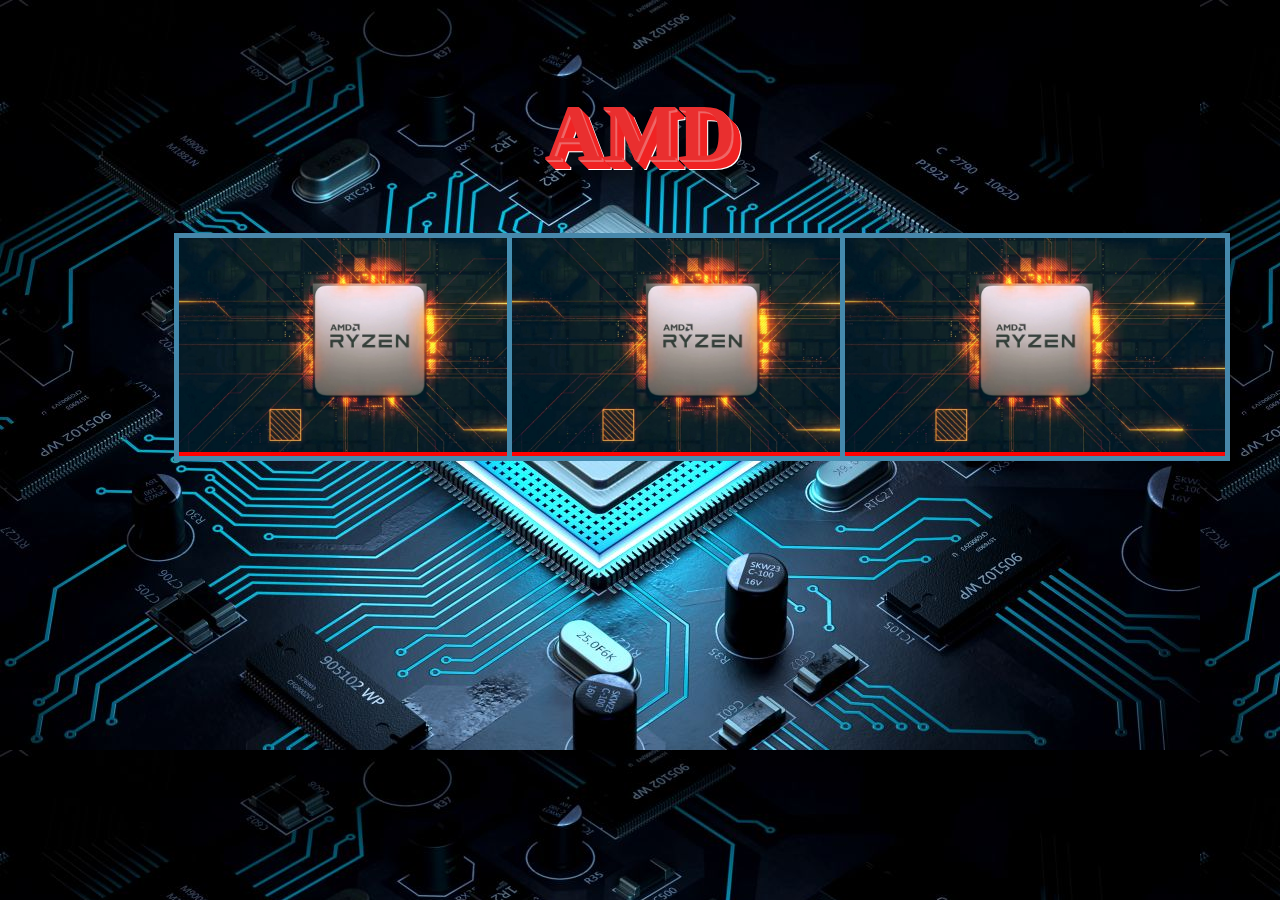
<file: IAA/wwwroot/info/amd/index.html>
<!DOCTYPE html>
<html lang="ru">
<head>
    <meta charset="UTF-8">
    <link rel="stylesheet" href="css/main.css">
    <link rel="stylesheet" href="css/animations.css">
    <link rel="stylesheet" href="css/r3.css">
    <link rel="stylesheet" href="css/r5.css">
    <link rel="stylesheet" href="css/r7.css">
    <title>IAA-PROJECT</title>
</head>
<body>
  <h1>AMD</h1>

      <div class="i3-wrapper"><a href="r3.html"><img src="img/r3.jpg" alt="Анимация при наведении">
        <div class="i3-text">
          <h3>AMD RYZEN 3</h3>
          <p>More Information</p>
        </div>
        </a></div>

        <div class="i5-wrapper"><a href="r5.html"><img src="img/r5.jpg" alt="Анимация при наведении">
        <div class="i5-text">
          <h3>AMD RYZEN 5</h3>
          <p>More Information</p>

        </div>
      </a></div>

      <div class="i7-wrapper"><a href="r7.html"><img src="img/r7.jpg" alt="Анимация при наведении">
        <div class="i7-text">
          <h3>AMD RYZEN 7</h3>
          <p>More Information</p>

        </div>
      </a></div>

</body>
</html>
</file>
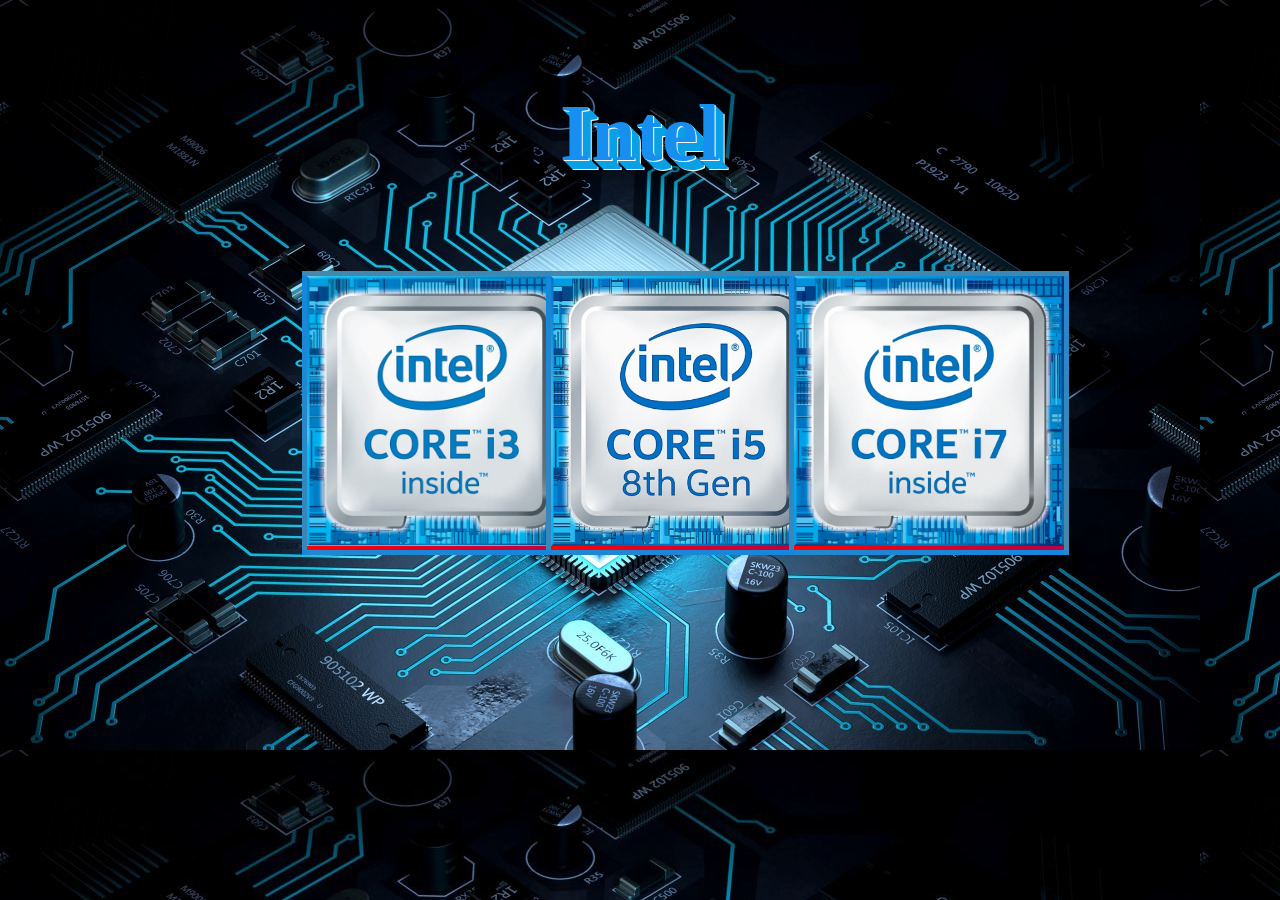
<file: IAA/wwwroot/info/intel/index.html>
<!DOCTYPE html>
<html lang="ru">
<head>
    <meta charset="UTF-8">
    <link rel="stylesheet" href="css/main.css">
    <link rel="stylesheet" href="css/animations.css">
    <link rel="stylesheet" href="css/i3.css">
    <link rel="stylesheet" href="css/i5.css">
    <link rel="stylesheet" href="css/i7.css">
    <title>IAA-PROJECT</title>
</head>
<body>
  <h1>Intel</h1>

      <div class="i3-wrapper"><a href="i3.html"><img src="img/i3.jpg" alt="Анимация при наведении">
        <div class="i3-text">
          <h3>Intel CORE-I3</h3>
          <p>More Information</p>
        </div>
        </a></div>

        <div class="i5-wrapper"><a href="i5.html"><img src="img/i5.jpg" alt="Анимация при наведении">
        <div class="i5-text">
          <h3>Intel CORE-I5</h3>
          <p>More Information</p>

        </div>
      </a></div>

      <div class="i7-wrapper"><a href="i7.html"><img src="img/i7.jpg" alt="Анимация при наведении">
        <div class="i7-text">
          <h3>Intel CORE-I7</h3>
          <p>More Information</p>

        </div>
      </a></div>

</body>
</html>
</file>
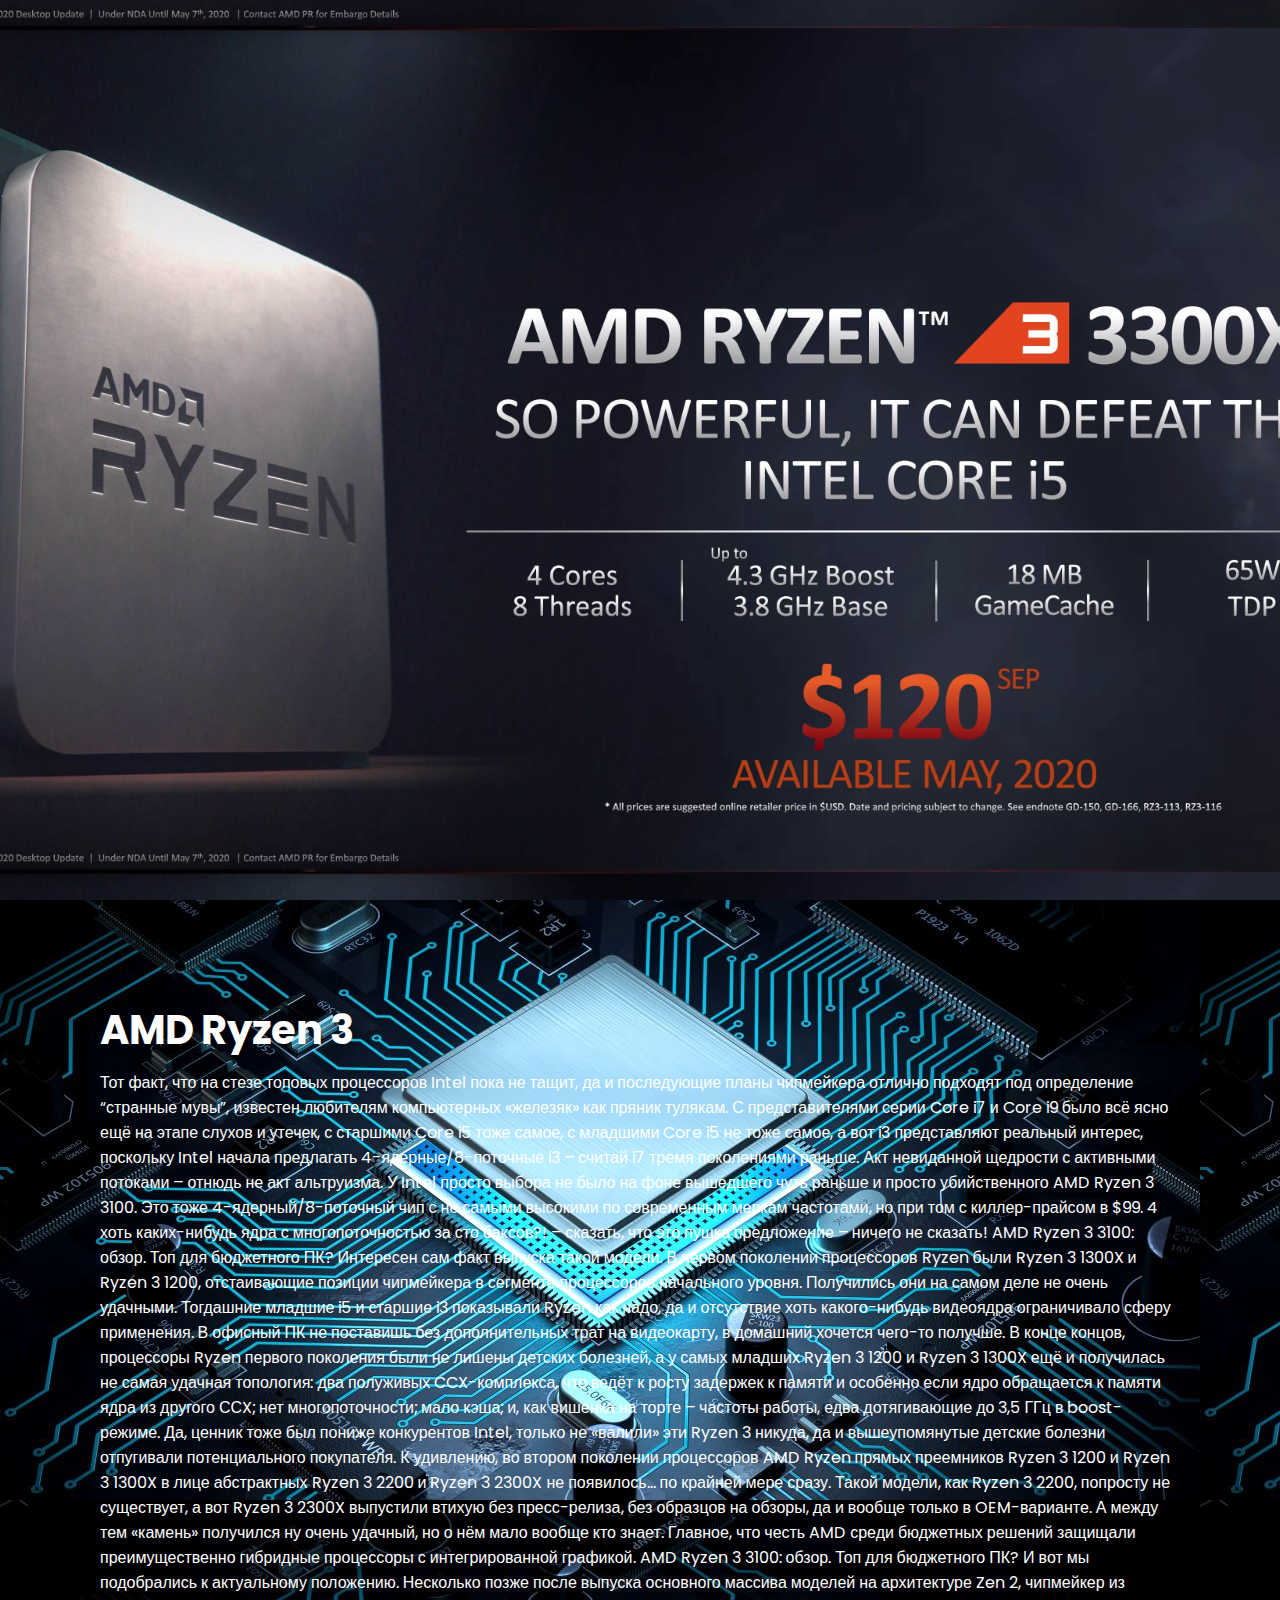
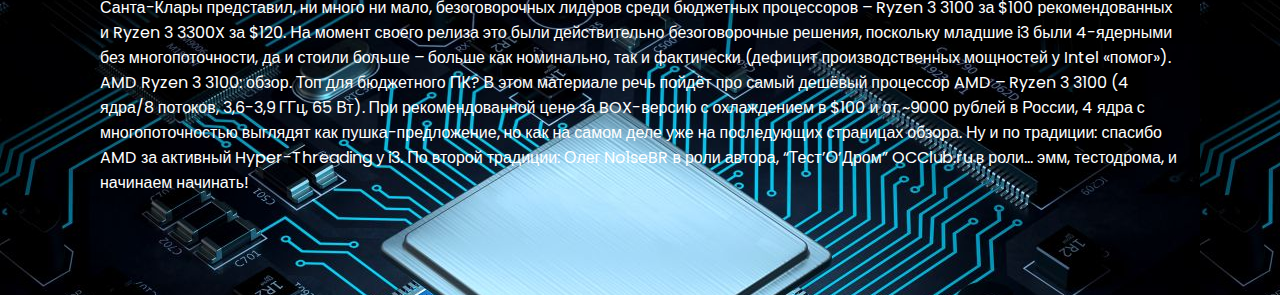
<file: IAA/wwwroot/info/amd/r3.html>
<!DOCTYPE html>
<html lang="ru">
<head>
    <meta charset="UTF-8">
    <link rel="stylesheet" href="css/infor3.css">
    <link rel="stylesheet" href="css/main.css">
    <title>IAA-PROJECT</title>
</head>
<body>
  <div id="header"></div>
  <section>
    <h2>AMD Ryzen 3</h2>
    <p>
      Тот факт, что на стезе топовых процессоров Intel пока не тащит, да и последующие планы чипмейкера отлично подходят под определение “странные мувы”, известен любителям компьютерных «железяк» как пряник тулякам. С представителями серии Core i7 и Core i9 было всё ясно ещё на этапе слухов и утечек, с старшими Core i5 тоже самое, с младшими Core i5 не тоже самое, а вот i3 представляют реальный интерес, поскольку Intel начала предлагать 4-ядерные/8-поточные i3 – считай i7 тремя поколениями раньше.

Акт невиданной щедрости с активными потоками – отнюдь не акт альтруизма. У Intel просто выбора не было на фоне вышедшего чуть раньше и просто убийственного AMD Ryzen 3 3100. Это тоже 4-ядерный/8-поточный чип с не самыми высокими по современным меркам частотами, но при том с киллер-прайсом в $99. 4 хоть каких-нибудь ядра с многопоточностью за сто баксов?! – сказать, что это пушка предложение – ничего не сказать!

AMD Ryzen 3 3100: обзор. Топ для бюджетного ПК?
Интересен сам факт выпуска такой модели. В первом поколении процессоров Ryzen были Ryzen 3 1300X и Ryzen 3 1200, отстаивающие позиции чипмейкера в сегменте процессоров начального уровня. Получились они на самом деле не очень удачными. Тогдашние младшие i5 и старшие i3 показывали Ryzen как надо, да и отсутствие хоть какого-нибудь видеоядра ограничивало сферу применения. В офисный ПК не поставишь без дополнительных трат на видеокарту, в домашний хочется чего-то получше. В конце концов, процессоры Ryzen первого поколения были не лишены детских болезней, а у самых младших Ryzen 3 1200 и Ryzen 3 1300X ещё и получилась не самая удачная топология: два полуживых CCX-комплекса, что ведёт к росту задержек к памяти и особенно если ядро обращается к памяти ядра из другого ССX; нет многопоточности; мало кэша; и, как вишенка на торте – частоты работы, едва дотягивающие до 3,5 ГГц в boost-режиме. Да, ценник тоже был пониже конкурентов Intel, только не «валили» эти Ryzen 3 никуда, да и вышеупомянутые детские болезни отпугивали потенциального покупателя.

К удивлению, во втором поколении процессоров AMD Ryzen прямых преемников Ryzen 3 1200 и Ryzen 3 1300X в лице абстрактных Ryzen 3 2200 и Ryzen 3 2300X не появилось… по крайней мере сразу. Такой модели, как Ryzen 3 2200, попросту не существует, а вот Ryzen 3 2300X выпустили втихую без пресс-релиза, без образцов на обзоры, да и вообще только в OEM-варианте. А между тем «камень» получился ну очень удачный, но о нём мало вообще кто знает. Главное, что честь AMD среди бюджетных решений защищали преимущественно гибридные процессоры с интегрированной графикой.

AMD Ryzen 3 3100: обзор. Топ для бюджетного ПК?
И вот мы подобрались к актуальному положению. Несколько позже после выпуска основного массива моделей на архитектуре Zen 2, чипмейкер из Санта-Клары представил, ни много ни мало, безоговорочных лидеров среди бюджетных процессоров – Ryzen 3 3100 за $100 рекомендованных и Ryzen 3 3300X за $120. На момент своего релиза это были действительно безоговорочные решения, поскольку младшие i3 были 4-ядерными без многопоточности, да и стоили больше – больше как номинально, так и фактически (дефицит производственных мощностей у Intel «помог»).

AMD Ryzen 3 3100: обзор. Топ для бюджетного ПК?
В этом материале речь пойдёт про самый дешёвый процессор AMD – Ryzen 3 3100 (4 ядра/8 потоков, 3,6-3,9 ГГц, 65 Вт). При рекомендованной цене за BOX-версию с охлаждением в $100 и от ~9000 рублей в России, 4 ядра с многопоточностью выглядят как пушка-предложение, но как на самом деле уже на последующих страницах обзора. Ну и по традиции: спасибо AMD за активный Hyper-Threading у i3. По второй традиции: Олег No1seBR в роли автора, “Тест’О’Дром” OCClub.ru в роли… эмм, тестодрома, и начинаем начинать!
    </p>
  </section>
  <script src="scroll.js">
  </script>



</body>
</html>
</file>
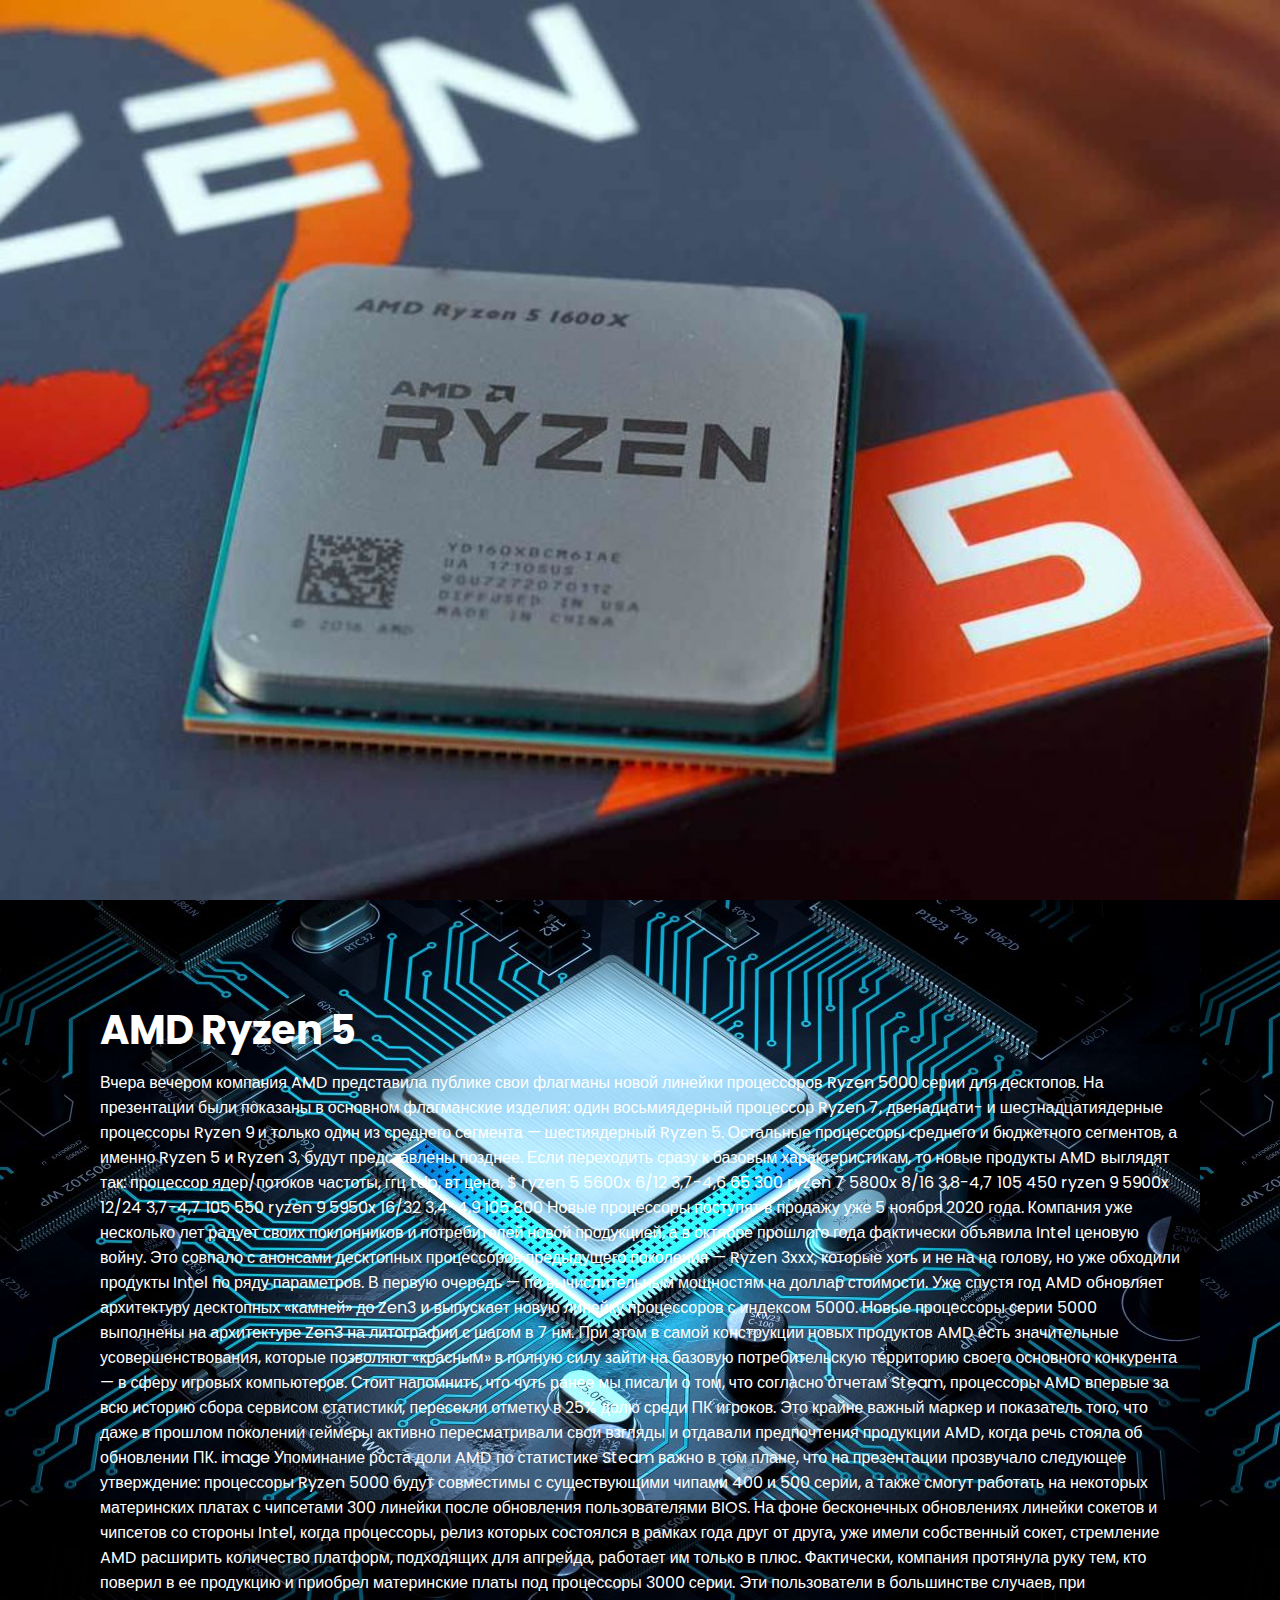
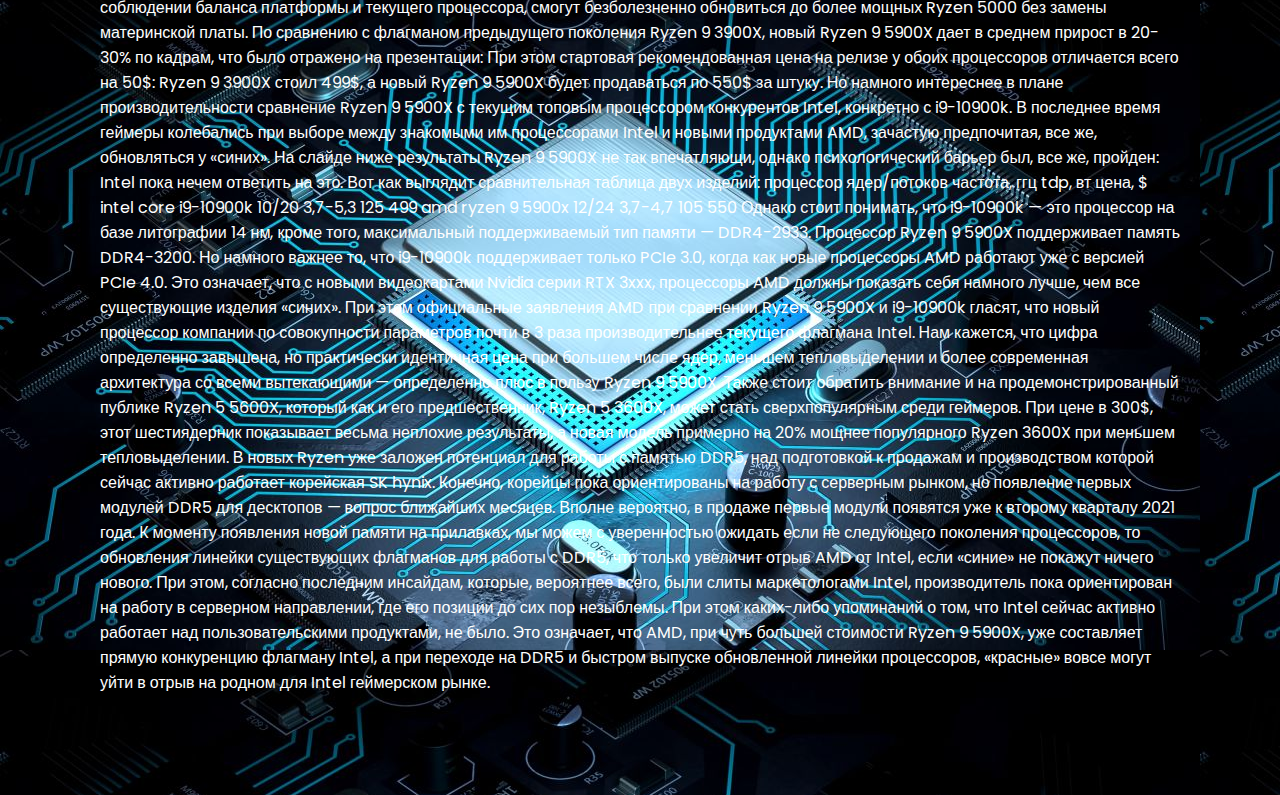
<file: IAA/wwwroot/info/amd/r5.html>
<!DOCTYPE html>
<html lang="ru">
<head>
    <meta charset="UTF-8">
    <link rel="stylesheet" href="css/infor5.css">
    <link rel="stylesheet" href="css/main.css">
    <title>IAA-PROJECT</title>
</head>
<body>
  <div id="header"></div>
  <section>
    <h2>AMD Ryzen 5</h2>
    <p>
      Вчера вечером компания AMD представила публике свои флагманы новой линейки процессоров Ryzen 5000 серии для десктопов. На презентации были показаны в основном флагманские изделия: один восьмиядерный процессор Ryzen 7, двенадцати- и шестнадцатиядерные процессоры Ryzen 9 и только один из среднего сегмента — шестиядерный Ryzen 5.



Остальные процессоры среднего и бюджетного сегментов, а именно Ryzen 5 и Ryzen 3, будут представлены позднее. Если переходить сразу к базовым характеристикам, то новые продукты AMD выглядят так:
процессор	ядер/потоков	частоты, ггц	tdp, вт	цена, $
ryzen 5 5600x	6/12	3,7-4,6	65	300
ryzen 7 5800x	8/16	3,8-4,7	105	450
ryzen 9 5900x	12/24	3,7-4,7	105	550
ryzen 9 5950x	16/32	3,4-4,9	105	800
Новые процессоры поступят в продажу уже 5 ноября 2020 года.

Компания уже несколько лет радует своих поклонников и потребителей новой продукцией, а в октябре прошлого года фактически объявила Intel ценовую войну. Это совпало с анонсами десктопных процессоров предыдущего поколения — Ryzen 3xxx, которые хоть и не на на голову, но уже обходили продукты Intel по ряду параметров. В первую очередь — по вычислительным мощностям на доллар стоимости. Уже спустя год AMD обновляет архитектуру десктопных «камней» до Zen3 и выпускает новую линейку процессоров с индексом 5000.

Новые процессоры серии 5000 выполнены на архитектуре Zen3 на литографии с шагом в 7 нм. При этом в самой конструкции новых продуктов AMD есть значительные усовершенствования, которые позволяют «красным» в полную силу зайти на базовую потребительскую территорию своего основного конкурента — в сферу игровых компьютеров.

Стоит напомнить, что чуть ранее мы писали о том, что согласно отчетам Steam, процессоры AMD впервые за всю историю сбора сервисом статистики, пересекли отметку в 25% долю среди ПК игроков. Это крайне важный маркер и показатель того, что даже в прошлом поколении геймеры активно пересматривали свои взгляды и отдавали предпочтения продукции AMD, когда речь стояла об обновлении ПК.

image

Упоминание роста доли AMD по статистике Steam важно в том плане, что на презентации прозвучало следующее утверждение: процессоры Ryzen 5000 будут совместимы с существующими чипами 400 и 500 серии, а также смогут работать на некоторых материнских платах с чипсетами 300 линейки после обновления пользователями BIOS.

На фоне бесконечных обновлениях линейки сокетов и чипсетов со стороны Intel, когда процессоры, релиз которых состоялся в рамках года друг от друга, уже имели собственный сокет, стремление AMD расширить количество платформ, подходящих для апгрейда, работает им только в плюс. Фактически, компания протянула руку тем, кто поверил в ее продукцию и приобрел материнские платы под процессоры 3000 серии. Эти пользователи в большинстве случаев, при соблюдении баланса платформы и текущего процессора, смогут безболезненно обновиться до более мощных Ryzen 5000 без замены материнской платы.

По сравнению с флагманом предыдущего поколения Ryzen 9 3900X, новый Ryzen 9 5900X дает в среднем прирост в 20-30% по кадрам, что было отражено на презентации:



При этом стартовая рекомендованная цена на релизе у обоих процессоров отличается всего на 50$: Ryzen 9 3900X стоил 499$, а новый Ryzen 9 5900X будет продаваться по 550$ за штуку.

Но намного интереснее в плане производительности сравнение Ryzen 9 5900X с текущим топовым процессором конкурентов Intel, конкретно с i9-10900k. В последнее время геймеры колебались при выборе между знакомыми им процессорами Intel и новыми продуктами AMD, зачастую предпочитая, все же, обновляться у «синих». На слайде ниже результаты Ryzen 9 5900X не так впечатляющи, однако психологический барьер был, все же, пройден: Intel пока нечем ответить на это.



Вот как выглядит сравнительная таблица двух изделий:
процессор	ядер/потоков	частота, ггц	tdp, вт	цена, $
intel core i9-10900k	10/20	3,7-5,3	125	499
amd ryzen 9 5900x	12/24	3,7-4,7	105	550
Однако стоит понимать, что i9-10900k — это процессор на базе литографии 14 нм, кроме того, максимальный поддерживаемый тип памяти — DDR4-2933. Процессор Ryzen 9 5900X поддерживает память DDR4-3200. Но намного важнее то, что i9-10900k поддерживает только PCIe 3.0, когда как новые процессоры AMD работают уже с версией PCIe 4.0. Это означает, что с новыми видеокартами Nvidia серии RTX 3xxx, процессоры AMD должны показать себя намного лучше, чем все существующие изделия «синих». При этом официальные заявления AMD при сравнении Ryzen 9 5900X и i9-10900k гласят, что новый процессор компании по совокупности параметров почти в 3 раза производительнее текущего флагмана Intel. Нам кажется, что цифра определенно завышена, но практически идентичная цена при большем числе ядер, меньшем тепловыделении и более современная архитектура со всеми вытекающими — определенно плюс в пользу Ryzen 9 5900X.

Также стоит обратить внимание и на продемонстрированный публике Ryzen 5 5600X, который как и его предшественник, Ryzen 5 3600X, может стать сверхпопулярным среди геймеров. При цене в 300$, этот шестиядерник показывает весьма неплохие результаты, а новая модель примерно на 20% мощнее популярного Ryzen 3600X при меньшем тепловыделении.

В новых Ryzen уже заложен потенциал для работы с памятью DDR5, над подготовкой к продажам и производством которой сейчас активно работает корейская SK hynix. Конечно, корейцы пока ориентированы на работу с серверным рынком, но появление первых модулей DDR5 для десктопов — вопрос ближайших месяцев. Вполне вероятно, в продаже первые модули появятся уже к второму кварталу 2021 года. К моменту появления новой памяти на прилавках, мы можем с уверенностью ожидать если не следующего поколения процессоров, то обновления линейки существующих флагманов для работы с DDR5, что только увеличит отрыв AMD от Intel, если «синие» не покажут ничего нового.

При этом, согласно последним инсайдам, которые, вероятнее всего, были слиты маркетологами Intel, производитель пока ориентирован на работу в серверном направлении, где его позиции до сих пор незыблемы. При этом каких-либо упоминаний о том, что Intel сейчас активно работает над пользовательскими продуктами, не было. Это означает, что AMD, при чуть большей стоимости Ryzen 9 5900X, уже составляет прямую конкуренцию флагману Intel, а при переходе на DDR5 и быстром выпуске обновленной линейки процессоров, «красные» вовсе могут уйти в отрыв на родном для Intel геймерском рынке.
    </p>
  </section>
  <script src="scroll.js">
  </script>



</body>
</html>
</file>
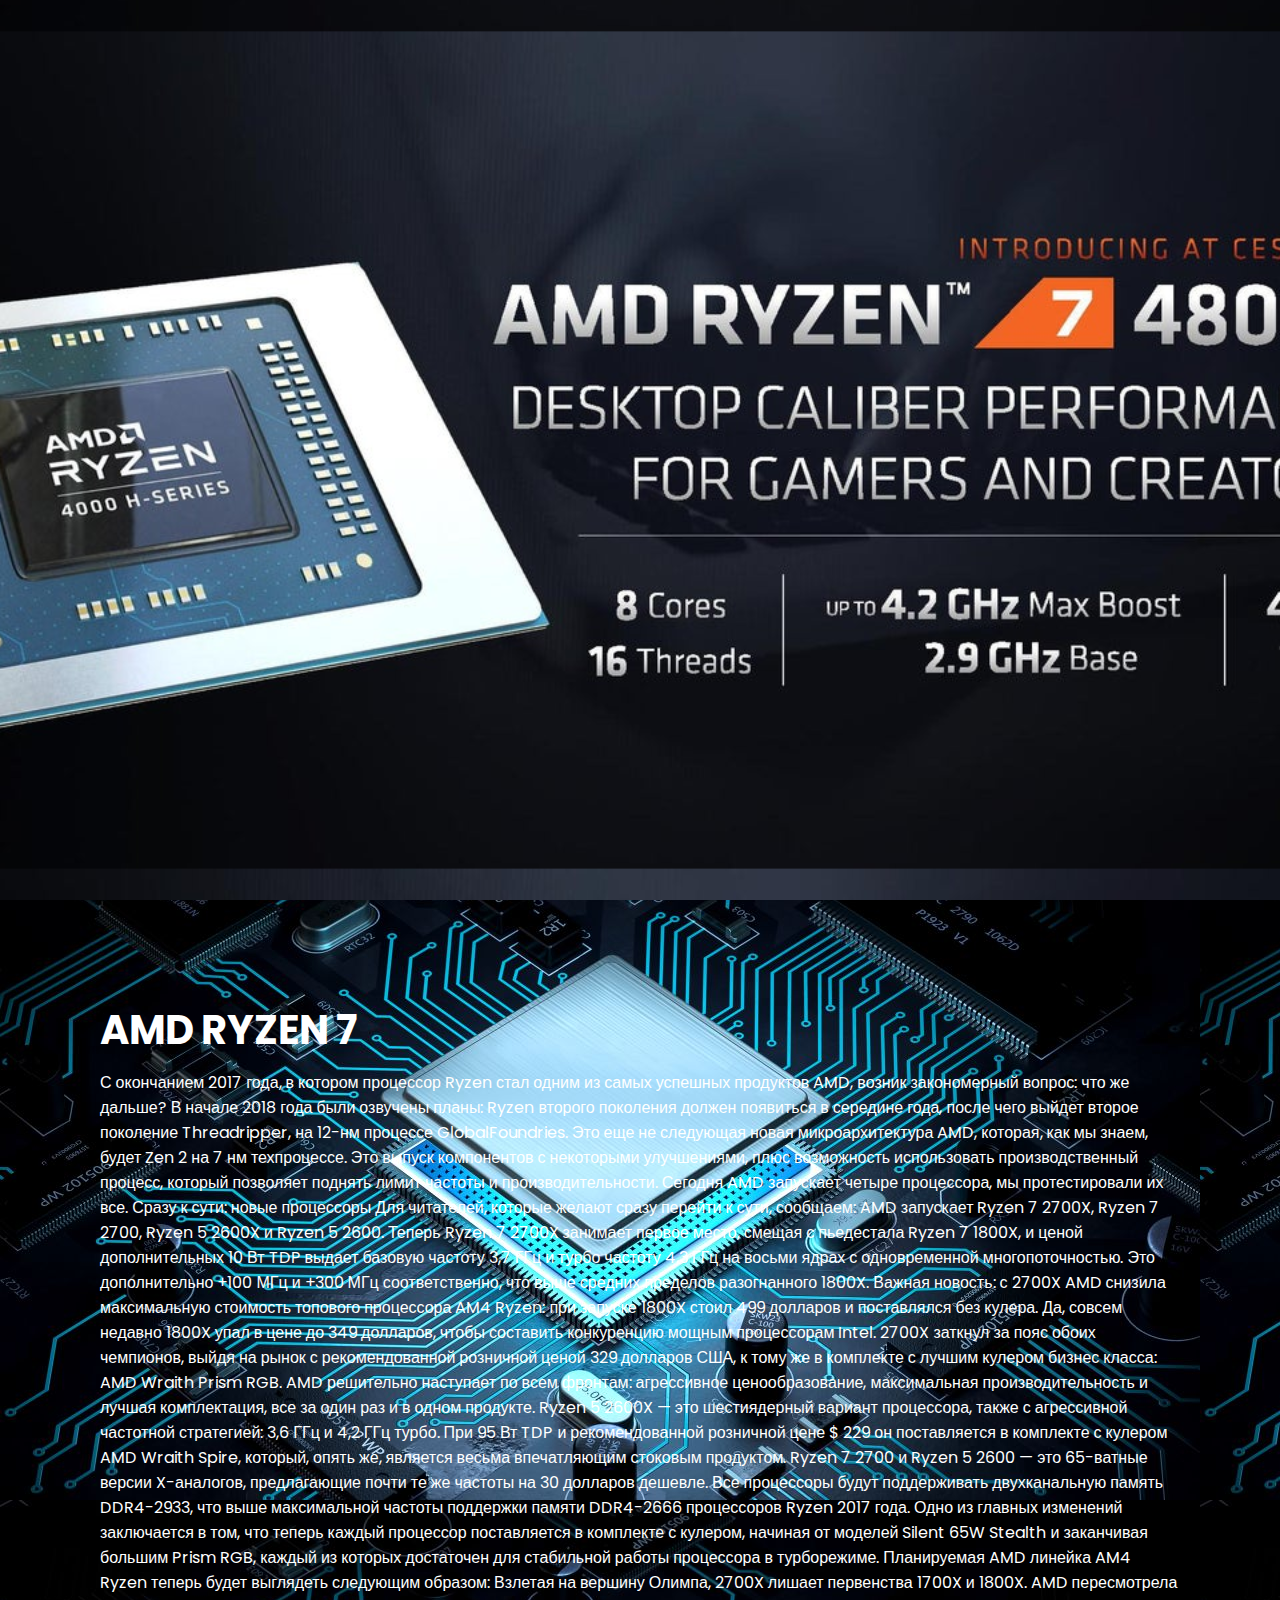
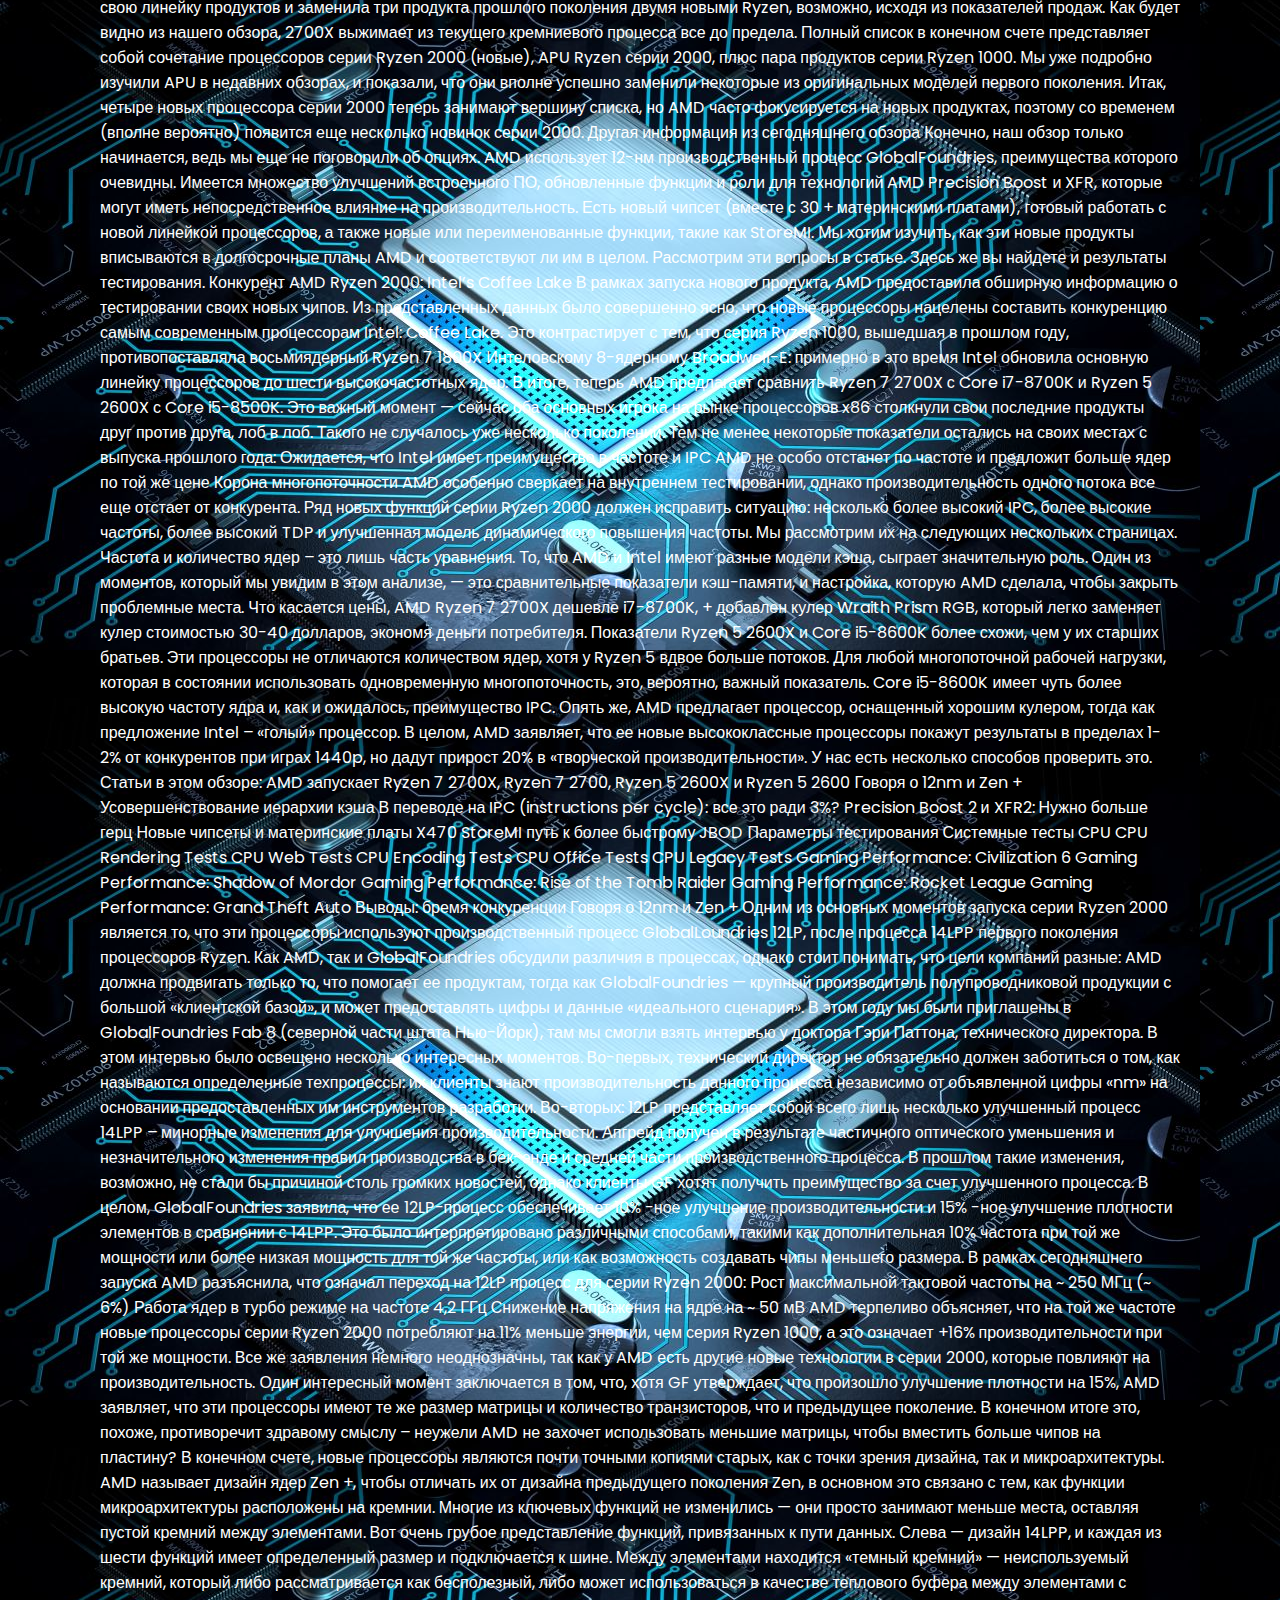
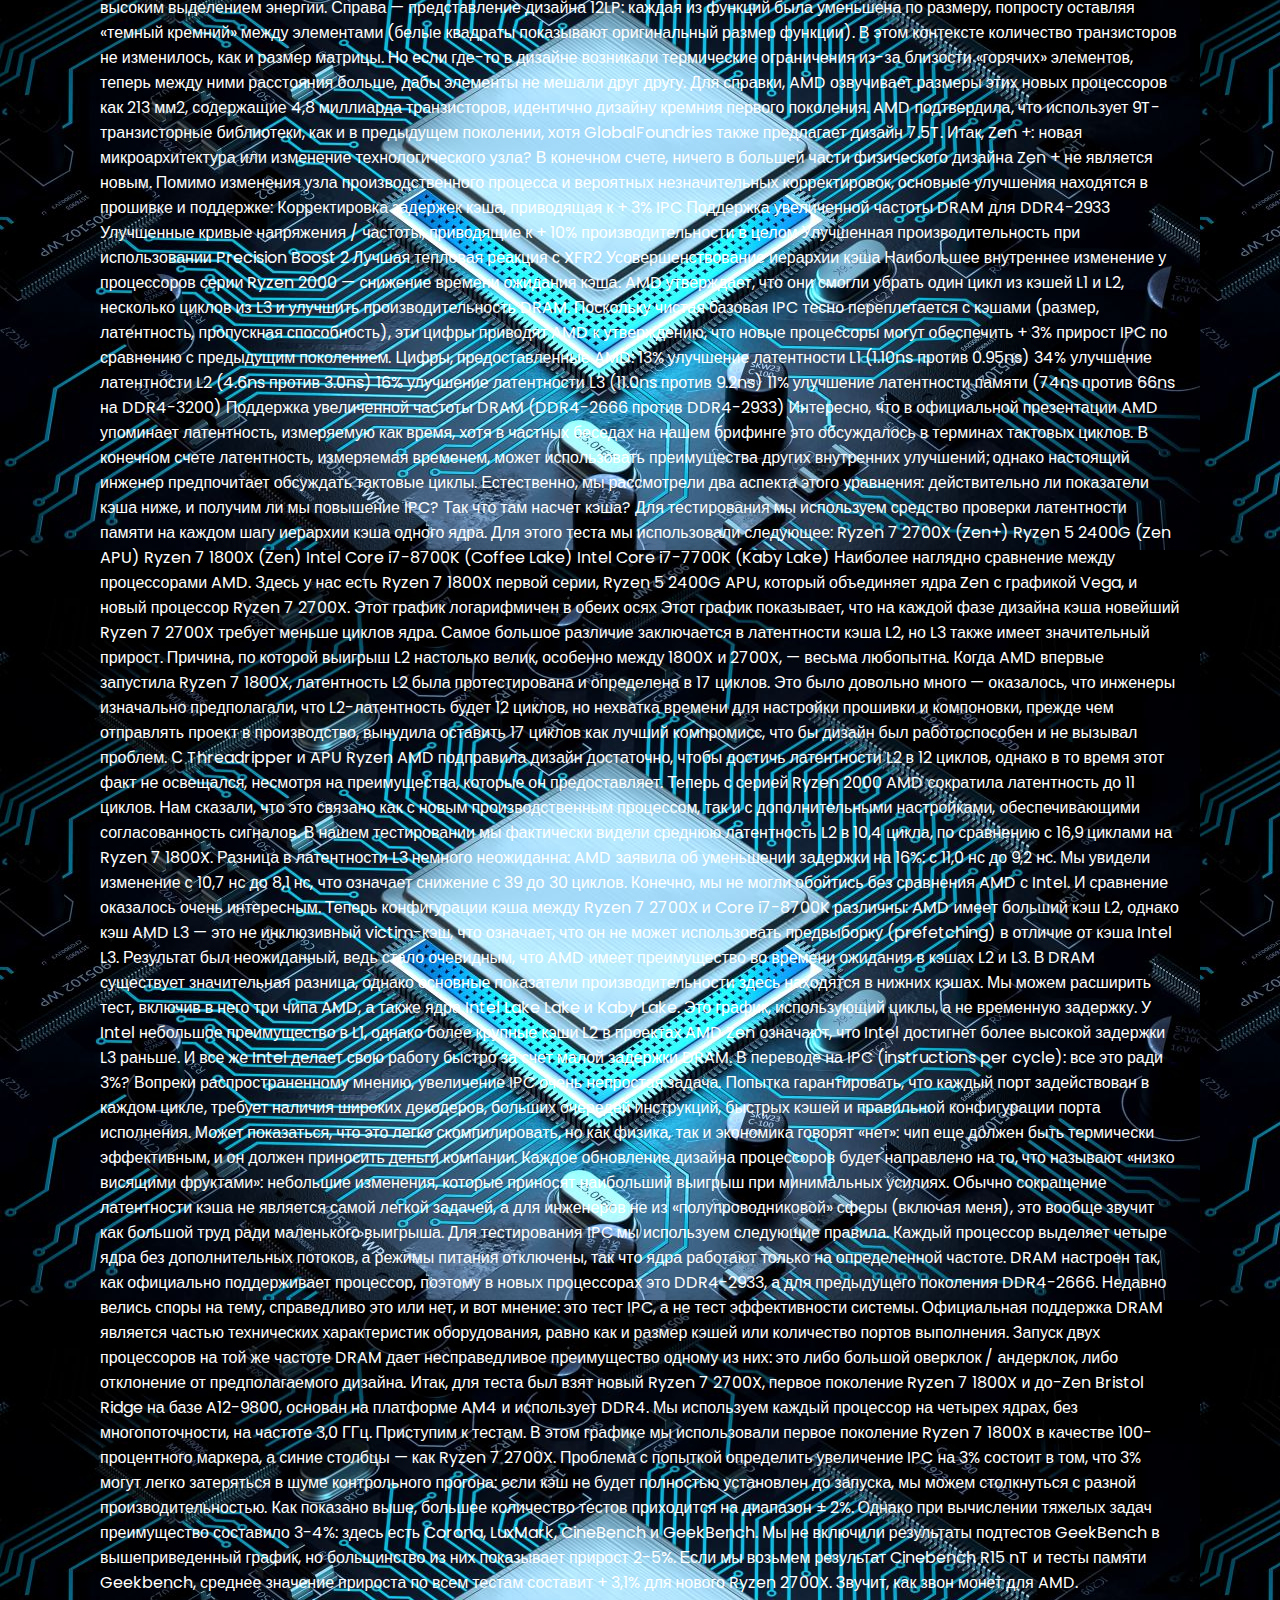
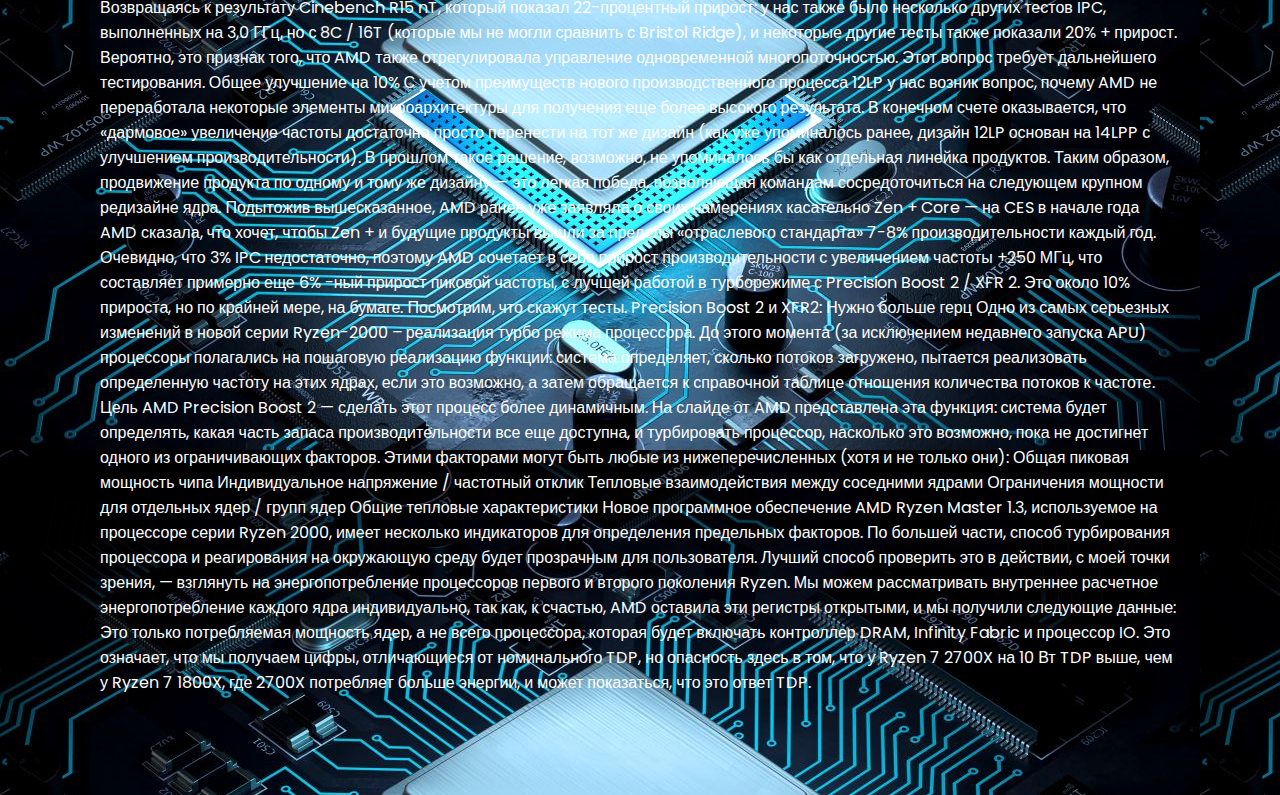
<file: IAA/wwwroot/info/amd/r7.html>
<!DOCTYPE html>
<html lang="ru">
<head>
    <meta charset="UTF-8">
    <link rel="stylesheet" href="css/infor7.css">
    <link rel="stylesheet" href="css/main.css">
    <title>IAA-PROJECT</title>
</head>
<body>
  <div id="header"></div>
  <section>
    <h2>AMD RYZEN 7</h2>
    <p>
С окончанием 2017 года, в котором процессор Ryzen стал одним из самых успешных продуктов AMD, возник закономерный вопрос: что же дальше? В начале 2018 года были озвучены планы: Ryzen второго поколения должен появиться в середине года, после чего выйдет второе поколение Threadripper, на 12-нм процессе GlobalFoundries. Это еще не следующая новая микроархитектура AMD, которая, как мы знаем, будет Zen 2 на 7 нм техпроцессе. Это выпуск компонентов с некоторыми улучшениями, плюс возможность использовать производственный процесс, который позволяет поднять лимит частоты и производительности. Сегодня AMD запускает четыре процессора, мы протестировали их все.

Сразу к сути: новые процессоры

Для читателей, которые желают сразу перейти к сути, сообщаем: AMD запускает Ryzen 7 2700X, Ryzen 7 2700, Ryzen 5 2600X и Ryzen 5 2600.



Теперь Ryzen 7 2700X занимает первое место, смещая с пьедестала Ryzen 7 1800X, и ценой дополнительных 10 Вт TDP выдает базовую частоту 3,7 ГГц и турбо частоту 4,3 ГГц на восьми ядрах с одновременной многопоточностью. Это дополнительно +100 МГц и +300 МГц соответственно, что выше средних пределов разогнанного 1800X.



Важная новость: с 2700X AMD снизила максимальную стоимость топового процессора AM4 Ryzen: при запуске 1800X стоил 499 долларов и поставлялся без кулера. Да, совсем недавно 1800X упал в цене до 349 долларов, чтобы составить конкуренцию мощным процессорам Intel. 2700X заткнул за пояс обоих чемпионов, выйдя на рынок с рекомендованной розничной ценой 329 долларов США, к тому же в комплекте с лучшим кулером бизнес класса: AMD Wraith Prism RGB. AMD решительно наступает по всем фронтам: агрессивное ценообразование, максимальная производительность и лучшая комплектация, все за один раз и в одном продукте.



Ryzen 5 2600X — это шестиядерный вариант процессора, также с агрессивной частотной стратегией: 3,6 ГГц и 4,2 ГГц турбо. При 95 Вт TDP и рекомендованной розничной цене $ 229 он поставляется в комплекте с кулером AMD Wraith Spire, который, опять же, является весьма впечатляющим стоковым продуктом.

Ryzen 7 2700 и Ryzen 5 2600 — это 65-ватные версии X-аналогов, предлагающие почти те же частоты на 30 долларов дешевле. Все процессоры будут поддерживать двухканальную память DDR4-2933, что выше максимальной частоты поддержки памяти DDR4-2666 процессоров Ryzen 2017 года. Одно из главных изменений заключается в том, что теперь каждый процессор поставляется в комплекте с кулером, начиная от моделей Silent 65W Stealth и заканчивая большим Prism RGB, каждый из которых достаточен для стабильной работы процессора в турборежиме.



Планируемая AMD линейка AM4 Ryzen теперь будет выглядеть следующим образом:



Взлетая на вершину Олимпа, 2700X лишает первенства 1700X и 1800X. AMD пересмотрела свою линейку продуктов и заменила три продукта прошлого поколения двумя новыми Ryzen, возможно, исходя из показателей продаж. Как будет видно из нашего обзора, 2700X выжимает из текущего кремниевого процесса все до предела.

Полный список в конечном счете представляет собой сочетание процессоров серии Ryzen 2000 (новые), APU Ryzen серии 2000, плюс пара продуктов серии Ryzen 1000. Мы уже подробно изучили APU в недавних обзорах, и показали, что они вполне успешно заменили некоторые из оригинальных моделей первого поколения. Итак, четыре новых процессора серии 2000 теперь занимают вершину списка, но AMD часто фокусируется на новых продуктах, поэтому со временем (вполне вероятно) появится еще несколько новинок серии 2000.

Другая информация из сегодняшнего обзора

Конечно, наш обзор только начинается, ведь мы еще не поговорили об опциях. AMD использует 12-нм производственный процесс GlobalFoundries, преимущества которого очевидны. Имеется множество улучшений встроенного ПО, обновленные функции и роли для технологий AMD Precision Boost и XFR, которые могут иметь непосредственное влияние на производительность. Есть новый чипсет (вместе с 30 + материнскими платами), готовый работать с новой линейкой процессоров, а также новые или переименованные функции, такие как StoreMI. Мы хотим изучить, как эти новые продукты вписываются в долгосрочные планы AMD и соответствуют ли им в целом.

Рассмотрим эти вопросы в статье. Здесь же вы найдете и результаты тестирования.

Конкурент AMD Ryzen 2000: Intel’s Coffee Lake

В рамках запуска нового продукта, AMD предоставила обширную информацию о тестировании своих новых чипов. Из представленных данных было совершенно ясно, что новые процессоры нацелены составить конкуренцию самым современным процессорам Intel: Coffee Lake. Это контрастирует с тем, что серия Ryzen 1000, вышедшая в прошлом году, противопоставляла восьмиядерный Ryzen 7 1800X Интеловскому 8-ядерному Broadwell-E: примерно в это время Intel обновила основную линейку процессоров до шести высокочастотных ядер.

В итоге, теперь AMD предлагает сравнить Ryzen 7 2700X с Core i7-8700K и Ryzen 5 2600X с Core i5-8500K. Это важный момент — сейчас оба основных игрока на рынке процессоров x86 столкнули свои последние продукты друг против друга, лоб в лоб. Такого не случалось уже несколько поколений. Тем не менее некоторые показатели остались на своих местах с выпуска прошлого года:

Ожидается, что Intel имеет преимущество в частоте и IPC
AMD не особо отстанет по частоте и предложит больше ядер по той же цене

Корона многопоточности AMD особенно сверкает на внутреннем тестировании, однако производительность одного потока все еще отстает от конкурента. Ряд новых функций серии Ryzen 2000 должен исправить ситуацию: несколько более высокий IPC, более высокие частоты, более высокий TDP и улучшенная модель динамического повышения частоты. Мы рассмотрим их на следующих нескольких страницах.



Частота и количество ядер – это лишь часть уравнения. То, что AMD и Intel имеют разные модели кэша, сыграет значительную роль. Один из моментов, который мы увидим в этом анализе, — это сравнительные показатели кэш-памяти, и настройка, которую AMD сделала, чтобы закрыть проблемные места. Что касается цены, AMD Ryzen 7 2700X дешевле i7-8700K, + добавлен кулер Wraith Prism RGB, который легко заменяет кулер стоимостью 30-40 долларов, экономя деньги потребителя.



Показатели Ryzen 5 2600X и Core i5-8600K более схожи, чем у их старших братьев. Эти процессоры не отличаются количеством ядер, хотя у Ryzen 5 вдвое больше потоков. Для любой многопоточной рабочей нагрузки, которая в состоянии использовать одновременную многопоточность, это, вероятно, важный показатель. Core i5-8600K имеет чуть более высокую частоту ядра и, как и ожидалось, преимущество IPC. Опять же, AMD предлагает процессор, оснащенный хорошим кулером, тогда как предложение Intel – «голый» процессор.

В целом, AMD заявляет, что ее новые высококлассные процессоры покажут результаты в пределах 1-2% от конкурентов при играх 1440p, но дадут прирост 20% в «творческой производительности». У нас есть несколько способов проверить это.

Статьи в этом обзоре:

AMD запускает Ryzen 7 2700X, Ryzen 7 2700, Ryzen 5 2600X и Ryzen 5 2600
Говоря о 12nm и Zen +
Усовершенствование иерархии кэша
В переводе на IPC (instructions per cycle): все это ради 3%?
Precision Boost 2 и XFR2: Нужно больше герц
Новые чипсеты и материнские платы X470
StoreMI путь к более быстрому JBOD
Параметры тестирования
Системные тесты CPU
CPU Rendering Tests
CPU Web Tests
CPU Encoding Tests
CPU Office Tests
CPU Legacy Tests
Gaming Performance: Civilization 6
Gaming Performance: Shadow of Mordor
Gaming Performance: Rise of the Tomb Raider
Gaming Performance: Rocket League
Gaming Performance: Grand Theft Auto
Выводы: бремя конкуренции

Говоря о 12nm и Zen +

Одним из основных моментов запуска серии Ryzen 2000 является то, что эти процессоры используют производственный процесс GlobalLoundries 12LP, после процесса 14LPP первого поколения процессоров Ryzen. Как AMD, так и GlobalFoundries обсудили различия в процессах, однако стоит понимать, что цели компаний разные: AMD должна продвигать только то, что помогает ее продуктам, тогда как GlobalFoundries — крупный производитель полупроводниковой продукции с большой «клиентской базой», и может предоставлять цифры и данные «идеального сценария». В этом году мы были приглашены в GlobalFoundries Fab 8 (северной части штата Нью-Йорк), там мы смогли взять интервью у доктора Гэри Паттона, технического директора.



В этом интервью было освещено несколько интересных моментов. Во-первых, технический директор не обязательно должен заботиться о том, как называются определенные техпроцессы: их клиенты знают производительность данного процесса независимо от объявленной цифры «nm» на основании предоставленных им инструментов разработки. Во-вторых: 12LP представляет собой всего лишь несколько улучшенный процесс 14LPP – минорные изменения для улучшения производительности. Апгрейд получен в результате частичного оптического уменьшения и незначительного изменения правил производства в бек-энде и средней части производственного процесса. В прошлом такие изменения, возможно, не стали бы причиной столь громких новостей, однако клиенты GF хотят получить преимущество за счет улучшенного процесса.

В целом, GlobalFoundries заявила, что ее 12LP-процесс обеспечивает 10% -ное улучшение производительности и 15% -ное улучшение плотности элементов в сравнении с 14LPP.

Это было интерпретировано различными способами, такими как дополнительная 10% частота при той же мощности или более низкая мощность для той же частоты, или как возможность создавать чипы меньшего размера.

В рамках сегодняшнего запуска AMD разъяснила, что означал переход на 12LP процесс для серии Ryzen 2000:

Рост максимальной тактовой частоты на ~ 250 МГц (~ 6%)
Работа ядер в турбо режиме на частоте 4,2 ГГц
Снижение напряжения на ядре на ~ 50 мВ



AMD терпеливо объясняет, что на той же частоте новые процессоры серии Ryzen 2000 потребляют на 11% меньше энергии, чем серия Ryzen 1000, а это означает +16% производительности при той же мощности. Все же заявления немного неоднозначны, так как у AMD есть другие новые технологии в серии 2000, которые повлияют на производительность.

Один интересный момент заключается в том, что, хотя GF утверждает, что произошло улучшение плотности на 15%, AMD заявляет, что эти процессоры имеют те же размер матрицы и количество транзисторов, что и предыдущее поколение. В конечном итоге это, похоже, противоречит здравому смыслу – неужели AMD не захочет использовать меньшие матрицы, чтобы вместить больше чипов на пластину?

В конечном счете, новые процессоры являются почти точными копиями старых, как с точки зрения дизайна, так и микроархитектуры. AMD называет дизайн ядер Zen +, чтобы отличать их от дизайна предыдущего поколения Zen, в основном это связано с тем, как функции микроархитектуры расположены на кремнии. Многие из ключевых функций не изменились — они просто занимают меньше места, оставляя пустой кремний между элементами.



Вот очень грубое представление функций, привязанных к пути данных. Слева — дизайн 14LPP, и каждая из шести функций имеет определенный размер и подключается к шине. Между элементами находится «темный кремний» — неиспользуемый кремний, который либо рассматривается как бесполезный, либо может использоваться в качестве теплового буфера между элементами с высоким выделением энергии. Справа — представление дизайна 12LP: каждая из функций была уменьшена по размеру, попросту оставляя «темный кремний» между элементами (белые квадраты показывают оригинальный размер функции). В этом контексте количество транзисторов не изменилось, как и размер матрицы. Но если где-то в дизайне возникали термические ограничения из-за близости «горячих» элементов, теперь между ними расстояния больше, дабы элементы не мешали друг другу.

Для справки, AMD озвучивает размеры этих новых процессоров как 213 мм2, содержащие 4,8 миллиарда транзисторов, идентично дизайну кремния первого поколения. AMD подтвердила, что использует 9T-транзисторные библиотеки, как и в предыдущем поколении, хотя GlobalFoundries также предлагает дизайн 7.5T.

Итак, Zen +: новая микроархитектура или изменение технологического узла?

В конечном счете, ничего в большей части физического дизайна Zen + не является новым. Помимо изменения узла производственного процесса и вероятных незначительных корректировок, основные улучшения находятся в прошивке и поддержке:

Корректировка задержек кэша, приводящая к + 3% IPC
Поддержка увеличенной частоты DRAM для DDR4-2933
Улучшенные кривые напряжения / частоты, приводящие к + 10% производительности в целом
Улучшенная производительность при использовании Precision Boost 2
Лучшая тепловая реакция с XFR2

Усовершенствование иерархии кэша

Наибольшее внутреннее изменение у процессоров серии Ryzen 2000 — снижение времени ожидания кэша. AMD утверждает, что они смогли убрать один цикл из кэшей L1 и L2, несколько циклов из L3 и улучшить производительность DRAM. Поскольку чистая базовая IPC тесно переплетается с кэшами (размер, латентность, пропускная способность), эти цифры приводят AMD к утверждению, что новые процессоры могут обеспечить + 3% прирост IPC по сравнению с предыдущим поколением.



Цифры, предоставленные AMD:

13% улучшение латентности L1 (1.10ns против 0.95ns)
34% улучшение латентности L2 (4.6ns против 3.0ns)
16% улучшение латентности L3 (11.0ns против 9.2ns)
11% улучшение латентности памяти (74ns против 66ns на DDR4-3200)
Поддержка увеличенной частоты DRAM (DDR4-2666 против DDR4-2933)

Интересно, что в официальной презентации AMD упоминает латентность, измеряемую как время, хотя в частных беседах на нашем брифинге это обсуждалось в терминах тактовых циклов. В конечном счете латентность, измеряемая временем, может использовать преимущества других внутренних улучшений; однако настоящий инженер предпочитает обсуждать тактовые циклы.

Естественно, мы рассмотрели два аспекта этого уравнения: действительно ли показатели кэша ниже, и получим ли мы повышение IPC?

Так что там насчет кэша?

Для тестирования мы используем средство проверки латентности памяти на каждом шагу иерархии кэша одного ядра. Для этого теста мы использовали следующее:

Ryzen 7 2700X (Zen+)
Ryzen 5 2400G (Zen APU)
Ryzen 7 1800X (Zen)
Intel Core i7-8700K (Coffee Lake)
Intel Core i7-7700K (Kaby Lake)

Наиболее наглядно сравнение между процессорами AMD. Здесь у нас есть Ryzen 7 1800X первой серии, Ryzen 5 2400G APU, который объединяет ядра Zen с графикой Vega, и новый процессор Ryzen 7 2700X.


Этот график логарифмичен в обеих осях

Этот график показывает, что на каждой фазе дизайна кэша новейший Ryzen 7 2700X требует меньше циклов ядра. Самое большое различие заключается в латентности кэша L2, но L3 также имеет значительный прирост. Причина, по которой выигрыш L2 настолько велик, особенно между 1800X и 2700X, — весьма любопытна.

Когда AMD впервые запустила Ryzen 7 1800X, латентность L2 была протестирована и определена в 17 циклов. Это было довольно много — оказалось, что инженеры изначально предполагали, что L2-латентность будет 12 циклов, но нехватка времени для настройки прошивки и компоновки, прежде чем отправлять проект в производство, вынудила оставить 17 циклов как лучший компромисс, что бы дизайн был работоспособен и не вызывал проблем. С Threadripper и APU Ryzen AMD подправила дизайн достаточно, чтобы достичь латентности L2 в 12 циклов, однако в то время этот факт не освещался, несмотря на преимущества, которые он предоставляет. Теперь с серией Ryzen 2000 AMD сократила латентность до 11 циклов. Нам сказали, что это связано как с новым производственным процессом, так и с дополнительными настройками, обеспечивающими согласованность сигналов. В нашем тестировании мы фактически видели среднюю латентность L2 в 10,4 цикла, по сравнению с 16,9 циклами на Ryzen 7 1800X.

Разница в латентности L3 немного неожиданна: AMD заявила об уменьшении задержки на 16%: с 11,0 нс до 9,2 нс. Мы увидели изменение с 10,7 нс до 8,1 нс, что означает снижение с 39 до 30 циклов.

Конечно, мы не могли обойтись без сравнения AMD с Intel. И сравнение оказалось очень интересным. Теперь конфигурации кэша между Ryzen 7 2700X и Core i7-8700K различны:



AMD имеет больший кэш L2, однако кэш AMD L3 — это не инклюзивный victim-кэш, что означает, что он не может использовать предвыборку (prefetching) в отличие от кэша Intel L3.



Результат был неожиданный, ведь стало очевидным, что AMD имеет преимущество во времени ожидания в кэшах L2 и L3. В DRAM существует значительная разница, однако основные показатели производительности здесь находятся в нижних кэшах.

Мы можем расширить тест, включив в него три чипа AMD, а также ядра Intel Lake Lake и Kaby Lake.



Это график, использующий циклы, а не временную задержку. У Intel небольшое преимущество в L1, однако более крупные кэши L2 в проектах AMD Zen означают, что Intel достигнет более высокой задержки L3 раньше. И все же Intel делает свою работу быстро за счет малой задержки DRAM.

В переводе на IPC (instructions per cycle): все это ради 3%?

Вопреки распространенному мнению, увеличение IPC очень непростая задача. Попытка гарантировать, что каждый порт задействован в каждом цикле, требует наличия широких декодеров, больших очередей инструкций, быстрых кэшей и правильной конфигурации порта исполнения. Может показаться, что это легко скомпилировать, но как физика, так и экономика говорят «нет»: чип еще должен быть термически эффективным, и он должен приносить деньги компании. Каждое обновление дизайна процессоров будет направлено на то, что называют «низко висящими фруктами»: небольшие изменения, которые приносят наибольший выигрыш при минимальных усилиях. Обычно сокращение латентности кэша не является самой легкой задачей, а для инженеров не из «полупроводниковой» сферы (включая меня), это вообще звучит как большой труд ради маленького выигрыша.

Для тестирования IPC мы используем следующие правила. Каждый процессор выделяет четыре ядра без дополнительных потоков, а режимы питания отключены, так что ядра работают только на определенной частоте. DRAM настроен так, как официально поддерживает процессор, поэтому в новых процессорах это DDR4-2933, а для предыдущего поколения DDR4-2666. Недавно велись споры на тему, справедливо это или нет, и вот мнение: это тест IPC, а не тест эффективности системы. Официальная поддержка DRAM является частью технических характеристик оборудования, равно как и размер кэшей или количество портов выполнения. Запуск двух процессоров на той же частоте DRAM дает несправедливое преимущество одному из них: это либо большой оверклок / андерклок, либо отклонение от предполагаемого дизайна.

Итак, для теста был взят новый Ryzen 7 2700X, первое поколение Ryzen 7 1800X и до-Zen Bristol Ridge на базе A12-9800, основан на платформе AM4 и использует DDR4. Мы используем каждый процессор на четырех ядрах, без многопоточности, на частоте 3,0 ГГц. Приступим к тестам.



В этом графике мы использовали первое поколение Ryzen 7 1800X в качестве 100-процентного маркера, а синие столбцы — как Ryzen 7 2700X. Проблема с попыткой определить увеличение IPC на 3% состоит в том, что 3% могут легко затеряться в шуме контрольного прогона: если кэш не будет полностью установлен до запуска, мы можем столкнуться с разной производительностью. Как показано выше, большее количество тестов приходится на диапазон ± 2%.

Однако при вычислении тяжелых задач преимущество составило 3-4%: здесь есть Corona, LuxMark, CineBench и GeekBench. Мы не включили результаты подтестов GeekBench в вышеприведенный график, но большинство из них показывает прирост 2-5%.

Если мы возьмем результат Cinebench R15 nT и тесты памяти Geekbench, среднее значение прироста по всем тестам составит + 3,1% для нового Ryzen 2700X. Звучит, как звон монет для AMD.

Возвращаясь к результату Cinebench R15 nT, который показал 22-процентный прирост: у нас также было несколько других тестов IPC, выполненных на 3,0 ГГц, но с 8C / 16T (которые мы не могли сравнить с Bristol Ridge), и некоторые другие тесты также показали 20% + прирост. Вероятно, это признак того, что AMD также отрегулировала управление одновременной многопоточностью. Этот вопрос требует дальнейшего тестирования.

Общее улучшение на 10%

С учетом преимуществ нового производственного процесса 12LP у нас возник вопрос, почему AMD не переработала некоторые элементы микроархитектуры для получения еще более высокого результата. В конечном счете оказывается, что «дармовое» увеличение частоты достаточно просто перенести на тот же дизайн (как уже упоминалось ранее, дизайн 12LP основан на 14LPP с улучшением производительности). В прошлом такое решение, возможно, не упоминалось бы как отдельная линейка продуктов. Таким образом, продвижение продукта по одному и тому же дизайну — это легкая победа, позволяющая командам сосредоточиться на следующем крупном редизайне ядра.

Подытожив вышесказанное, AMD ранее уже заявляла о своих намерениях касательно Zen + Core — на CES в начале года AMD сказала, что хочет, чтобы Zen + и будущие продукты вышли за пределы «отраслевого стандарта» 7-8% производительности каждый год.



Очевидно, что 3% IPC недостаточно, поэтому AMD сочетает в себе прирост производительности с увеличением частоты +250 МГц, что составляет примерно еще 6% -ный прирост пиковой частоты, с лучшей работой в турборежиме с Precision Boost 2 / XFR 2. Это около 10% прироста, но по крайней мере, на бумаге. Посмотрим, что скажут тесты.

Precision Boost 2 и XFR2: Нужно больше герц

Одно из самых серьезных изменений в новой серии Ryzen-2000 – реализация турбо режима процессора. До этого момента (за исключением недавнего запуска APU) процессоры полагались на пошаговую реализацию функции: система определяет, сколько потоков загружено, пытается реализовать определенную частоту на этих ядрах, если это возможно, а затем обращается к справочной таблице отношения количества потоков к частоте. Цель AMD Precision Boost 2 — сделать этот процесс более динамичным.



На слайде от AMD представлена эта функция: система будет определять, какая часть запаса производительности все еще доступна, и турбировать процессор, насколько это возможно, пока не достигнет одного из ограничивающих факторов. Этими факторами могут быть любые из нижеперечисленных (хотя и не только они):

Общая пиковая мощность чипа
Индивидуальное напряжение / частотный отклик
Тепловые взаимодействия между соседними ядрами
Ограничения мощности для отдельных ядер / групп ядер
Общие тепловые характеристики

Новое программное обеспечение AMD Ryzen Master 1.3, используемое на процессоре серии Ryzen 2000, имеет несколько индикаторов для определения предельных факторов. По большей части, способ турбирования процессора и реагирования на окружающую среду будет прозрачным для пользователя.



Лучший способ проверить это в действии, с моей точки зрения, — взглянуть на энергопотребление процессоров первого и второго поколения Ryzen. Мы можем рассматривать внутреннее расчетное энергопотребление каждого ядра индивидуально, так как, к счастью, AMD оставила эти регистры открытыми, и мы получили следующие данные:





Это только потребляемая мощность ядер, а не всего процессора, которая будет включать контроллер DRAM, Infinity Fabric и процессор IO. Это означает, что мы получаем цифры, отличающиеся от номинального TDP, но опасность здесь в том, что у Ryzen 7 2700X на 10 Вт TDP выше, чем у Ryzen 7 1800X, где 2700X потребляет больше энергии, и может показаться, что это ответ TDP.    </p>
  </section>
  <script src="scroll.js">
  </script>
</script>
</body>
</html>
</file>
<file: IAA/wwwroot/info/amd/css/main.css>
body {
  background-image: url("fon.jpg");
}
</file>
<file: IAA/wwwroot/info/amd/css/animations.css>
h1 {
  margin-top: 7%;
  text-align:center;
  font-size:80px;
  color:rgb(233, 47, 47);
  position:relative;
  left:0;
  text-shadow:
  1px 1px 0px #f16262,
  2px 2px 0px #ec6b6b,
  3px 3px 0px #f02424,
  4px 4px 0px #f02424,
  5px 5px 0px #f02424,
  6px 6px 0px #f02424,
  7px 7px 0px #f02424,
  8px 8px 0px #f02424,
  9px 9px 0px #f02424,
  10px 10px 0px #ffffff,
  15px 15px 25px rgba(0, 0, 0, 0.9);
  transition: .5s ease-in-out;
 }
  
 h1:hover {
  left:20px;
  text-shadow:
  -1px 1px 0px #c4dbe2,
  -2px 2px 0px #b4d1d9,
  -3px 3px 0px #a6c6cf,
  -4px 4px 0px #94b8c3,
  -5px 5px 0px #87aeb9,
  -6px 6px 0px #7aa3af,
 }
</file>
<file: IAA/wwwroot/info/amd/css/r3.css>
body{
    font-family: Verdana;
    color: #fff;
    text-align: center;
   }
   .i3-wrapper{
    width: 380px;
    margin-top: 0;
    margin-left: 13%;
    position: absolute;
    border: solid 5px rgba(25, 169, 212, 0.8);
    background: linear-gradient(20deg, #f00, rgb(235, 22, 22));
    overflow: hidden;
   }
   .i3-wrapper a{
    display: block;
    color: rgb(224, 58, 58);
    text-decoration: none;
   }
   .i3-wrapper a img{
    width: 100%;
   }
   .i3-text{
    position: absolute;
    color: rgb(255, 255, 255);
    top: 10px;
    left: 90px;
    padding: 40px 20px;
    opacity: 0;
    z-index: 100;
    transition: .5s ease;
   }
   .i3-text h3{
    font-size: 25px;
   }
   .i3-text p{
    font-size: 14px;
    margin-top: 10px;
   }
   .i3-wrapper a:before,
   .i3-wrapper a:after{
    content: '';
    position: absolute;
    width: 200%;
    height: 200%;
    transition: .5s ease-in-out;
    mix-blend-mode: darken;
   }
   .i3-wrapper a:before{
    right: 0;
    bottom: -100%;
    background: rgba(230, 12, 50, 0.8);
    transform: skew(-45deg) translateX(100%);
   }
   .i3-wrapper a:after{
    left: 0;
    top: -100%;
    background: rgba(247, 60, 60, 0.8);
    transform: skew(135deg) translateX(-100%);
   }
   .i3-wrapper:hover a:before{
    transform: skew(-45deg) translateX(0%);
   }
   .i3-wrapper:hover a:after{
    transform: skew(135deg) translateX(0%);
   }
   .i3-wrapper:hover .i3-text{
    opacity: 1;
   }
</file>
<file: IAA/wwwroot/info/amd/css/r5.css>
body{
    font-family: Verdana;
    color: #fff;
    text-align: center;
   }
   .i5-wrapper{
    width: 380px;
    margin-top: 0;
    margin-left: 39%;
    position: absolute;
    border: solid 5px rgba(25, 169, 212, 0.8);
    background: linear-gradient(20deg, #f00, rgb(245, 42, 42));
    overflow: hidden;
   }
   .i5-wrapper a{
    display: block;
    color: rgb(226, 51, 51);
    text-decoration: none;
   }
   .i5-wrapper a img{
    width: 100%;
   }
   .i5-text{
    position: absolute;
    color: rgb(255, 255, 255);
    top: 10px;
    left: 90px;
    padding: 40px 20px;
    opacity: 0;
    z-index: 100;
    transition: .5s ease;
   }
   .i5-text h3{
    font-size: 25px;
   }
   .i5-text p{
    font-size: 14px;
    margin-top: 10px;
   }
   .i5-wrapper a:before,
   .i5-wrapper a:after{
    content: '';
    position: absolute;
    width: 200%;
    height: 200%;
    transition: .5s ease-in-out;
    mix-blend-mode: darken;
   }
   .i5-wrapper a:before{
    right: 0;
    bottom: -100%;
    background: rgba(235, 38, 71, 0.8);
    transform: skew(-45deg) translateX(100%);
   }
   .i5-wrapper a:after{
    left: 0;
    top: -100%;
    background: rgba(218, 48, 48, 0.8);
    transform: skew(135deg) translateX(-100%);
   }
   .i5-wrapper:hover a:before{
    transform: skew(-45deg) translateX(0%);
   }
   .i5-wrapper:hover a:after{
    transform: skew(135deg) translateX(0%);
   }
   .i5-wrapper:hover .i5-text{
    opacity: 1;
   }
</file>
<file: IAA/wwwroot/info/amd/css/r7.css>
body{
    font-family: Verdana;
    color: #fff;
    text-align: center;
   }
   .i7-wrapper{
    width: 380px;
    margin-top: 0;
    margin-left: 65%;
    position: absolute;
    border: solid 5px rgba(25, 169, 212, 0.8);
    background: linear-gradient(20deg, #f00, rgb(238, 17, 17));
    overflow: hidden;
   }
   .i7-wrapper a{
    display: block;
    color: rgb(233, 45, 45);
    text-decoration: none;
   }
   .i7-wrapper a img{
    width: 100%;
   }
   .i7-text{
    position: absolute;
    color: rgb(255, 255, 255);
    top: 10px;
    left: 90px;
    padding: 40px 20px;
    opacity: 0;
    z-index: 100;
    transition: .5s ease;
   }
   .i7-text h3{
    font-size: 25px;
   }
   .i7-text p{
    font-size: 14px;
    margin-top: 10px;
   }
   .i7-wrapper a:before,
   .i7-wrapper a:after{
    content: '';
    position: absolute;
    width: 200%;
    height: 200%;
    transition: .5s ease-in-out;
    mix-blend-mode: darken;
   }
   .i7-wrapper a:before{
    right: 0;
    bottom: -100%;
    background: rgba(230, 12, 50, 0.8);
    transform: skew(-45deg) translateX(100%);
   }
   .i7-wrapper a:after{
    left: 0;
    top: -100%;
    background: rgba(218, 36, 36, 0.8);
    transform: skew(135deg) translateX(-100%);
   }
   .i7-wrapper:hover a:before{
    transform: skew(-45deg) translateX(0%);
   }
   .i7-wrapper:hover a:after{
    transform: skew(135deg) translateX(0%);
   }
   .i7-wrapper:hover .i7-text{
    opacity: 1;
   }
</file>
<file: IAA/wwwroot/info/intel/css/main.css>
body {
  background-image: url("fon.jpg");
}
</file>
<file: IAA/wwwroot/info/intel/css/animations.css>
h1 {
  margin-top: 7%;
  text-align:center;
  font-size:80px;
  color:rgb(23, 143, 241);
  position:relative;
  left:0;
  text-shadow:
  1px 1px 0px #ffffff,
  2px 2px 0px #0aa0e6,
  3px 3px 0px #0aa0e6,
  4px 4px 0px #0aa0e6,
  5px 5px 0px #0aa0e6,
  6px 6px 0px #0aa0e6,
  7px 7px 0px #0aa0e6,
  8px 8px 0px #0aa0e6,
  9px 9px 0px #0aa0e6,
  10px 10px 0px #ffffff,
  15px 15px 25px rgba(0, 0, 0, 0.9);
  transition: .5s ease-in-out;
 }
  
 h1:hover {
  left:20px;
  text-shadow:
  -1px 1px 0px #c4dbe2,
  -2px 2px 0px #b4d1d9,
  -3px 3px 0px #a6c6cf,
  -4px 4px 0px #94b8c3,
  -5px 5px 0px #87aeb9,
  -6px 6px 0px #7aa3af,
 }
</file>
<file: IAA/wwwroot/info/intel/css/i3.css>
body{
    font-family: Verdana;
    color: #fff;
    text-align: center;
   }
   .i3-wrapper{
    width: 270px;
    margin-top: 3%;
    margin-left: 23%;
    position: absolute;
    border: solid 5px rgba(25, 169, 212, 0.8);
    background: linear-gradient(20deg, #f00, #00f);
    overflow: hidden;
   }
   .i3-wrapper a{
    display: block;
    color: rgb(73, 236, 248);
    text-decoration: none;
   }
   .i3-wrapper a img{
    width: 100%;
   }
   .i3-text{
    position: absolute;
    top: 40px;
    left: 20px;
    padding: 40px 20px;
    opacity: 0;
    z-index: 100;
    transition: .5s ease;
   }
   .i3-text h3{
    font-size: 25px;
   }
   .i3-text p{
    font-size: 14px;
    margin-top: 10px;
   }
   .i3-wrapper a:before,
   .i3-wrapper a:after{
    content: '';
    position: absolute;
    width: 200%;
    height: 200%;
    transition: .5s ease-in-out;
    mix-blend-mode: darken;
   }
   .i3-wrapper a:before{
    right: 0;
    bottom: -100%;
    background: rgba(230, 12, 50, 0.8);
    transform: skew(-45deg) translateX(100%);
   }
   .i3-wrapper a:after{
    left: 0;
    top: -100%;
    background: rgba(11, 72, 174, 0.8);
    transform: skew(135deg) translateX(-100%);
   }
   .i3-wrapper:hover a:before{
    transform: skew(-45deg) translateX(0%);
   }
   .i3-wrapper:hover a:after{
    transform: skew(135deg) translateX(0%);
   }
   .i3-wrapper:hover .i3-text{
    opacity: 1;
   }
</file>
<file: IAA/wwwroot/info/intel/css/i5.css>
body{
    font-family: Verdana;
    color: #fff;
    text-align: center;
   }
   .i5-wrapper{
    width: 270px;
    margin-top: 3%;
    margin-left: 42%;
    position: absolute;
    border: solid 5px rgba(25, 169, 212, 0.8);
    background: linear-gradient(20deg, #f00, #00f);
    overflow: hidden;
   }
   .i5-wrapper a{
    display: block;
    color: rgb(73, 236, 248);
    text-decoration: none;
   }
   .i5-wrapper a img{
    width: 100%;
   }
   .i5-text{
    position: absolute;
    top: 40px;
    left: 20px;
    padding: 40px 20px;
    opacity: 0;
    z-index: 100;
    transition: .5s ease;
   }
   .i5-text h3{
    font-size: 25px;
   }
   .i5-text p{
    font-size: 14px;
    margin-top: 10px;
   }
   .i5-wrapper a:before,
   .i5-wrapper a:after{
    content: '';
    position: absolute;
    width: 200%;
    height: 200%;
    transition: .5s ease-in-out;
    mix-blend-mode: darken;
   }
   .i5-wrapper a:before{
    right: 0;
    bottom: -100%;
    background: rgba(230, 12, 50, 0.8);
    transform: skew(-45deg) translateX(100%);
   }
   .i5-wrapper a:after{
    left: 0;
    top: -100%;
    background: rgba(11, 72, 174, 0.8);
    transform: skew(135deg) translateX(-100%);
   }
   .i5-wrapper:hover a:before{
    transform: skew(-45deg) translateX(0%);
   }
   .i5-wrapper:hover a:after{
    transform: skew(135deg) translateX(0%);
   }
   .i5-wrapper:hover .i5-text{
    opacity: 1;
   }
</file>
<file: IAA/wwwroot/info/intel/css/i7.css>
body{
    font-family: Verdana;
    color: #fff;
    text-align: center;
   }
   .i7-wrapper{
    width: 270px;
    margin-top: 3%;
    margin-left: 61%;
    position: absolute;
    border: solid 5px rgba(25, 169, 212, 0.8);
    background: linear-gradient(20deg, #f00, #00f);
    overflow: hidden;
   }
   .i7-wrapper a{
    display: block;
    color: rgb(73, 236, 248);
    text-decoration: none;
   }
   .i7-wrapper a img{
    width: 100%;
   }
   .i7-text{
    position: absolute;
    top: 40px;
    left: 20px;
    padding: 40px 20px;
    opacity: 0;
    z-index: 100;
    transition: .5s ease;
   }
   .i7-text h3{
    font-size: 25px;
   }
   .i7-text p{
    font-size: 14px;
    margin-top: 10px;
   }
   .i7-wrapper a:before,
   .i7-wrapper a:after{
    content: '';
    position: absolute;
    width: 200%;
    height: 200%;
    transition: .5s ease-in-out;
    mix-blend-mode: darken;
   }
   .i7-wrapper a:before{
    right: 0;
    bottom: -100%;
    background: rgba(230, 12, 50, 0.8);
    transform: skew(-45deg) translateX(100%);
   }
   .i7-wrapper a:after{
    left: 0;
    top: -100%;
    background: rgba(11, 72, 174, 0.8);
    transform: skew(135deg) translateX(-100%);
   }
   .i7-wrapper:hover a:before{
    transform: skew(-45deg) translateX(0%);
   }
   .i7-wrapper:hover a:after{
    transform: skew(135deg) translateX(0%);
   }
   .i7-wrapper:hover .i7-text{
    opacity: 1;
   }
</file>
<file: IAA/wwwroot/info/amd/css/infor3.css>
@import url('https://fonts.googleapis.com/css?family=Poppins:300,400,500,600,700&display=swap');
*
{
    margin: 0;
    padding: 0;
    box-sizing: border-box;
    font-family: 'Poppins', sans-serif;
}
#header{
    position: relative;
    width: 100%;
    height: 100vh;
    background-image: url(r3.jpg);
    background-size: 1500px;
    background-position: center;
    background-attachment: fixed;
}
section 
{
    padding: 100px;
    color: rgb(255, 255, 255);

}
section h2
{
    font-size: 2.5em;
    margin-bottom: 10px;
}
section p
{
    font-size: 1em;
}
</file>
<file: IAA/wwwroot/info/amd/css/infor5.css>
@import url('https://fonts.googleapis.com/css?family=Poppins:300,400,500,600,700&display=swap');
*
{
    margin: 0;
    padding: 0;
    box-sizing: border-box;
    font-family: 'Poppins', sans-serif;
}
#header{
    position: relative;
    width: 100%;
    height: 100vh;
    background-image: url(r5.jpg);
    background-size: 1600px;
    background-position: center;
    background-attachment: fixed;
}
section 
{
    padding: 100px;
    color: rgb(255, 255, 255);

}
section h2
{
    font-size: 2.5em;
    margin-bottom: 10px;
}
section p
{
    font-size: 1em;
}
</file>
<file: IAA/wwwroot/info/amd/css/infor7.css>
@import url('https://fonts.googleapis.com/css?family=Poppins:300,400,500,600,700&display=swap');
*
{
    margin: 0;
    padding: 0;
    box-sizing: border-box;
    font-family: 'Poppins', sans-serif;
}
#header{
    position: relative;
    width: 100%;
    height: 100vh;
    background-image: url(r7.jpg);
    background-size: 1600px;
    background-position: center;
    background-attachment: fixed;
}
section 
{
    padding: 100px;
    color: rgb(255, 255, 255);

}
section h2
{
    font-size: 2.5em;
    margin-bottom: 10px;
}
section p
{
    font-size: 1em;
}
</file>
